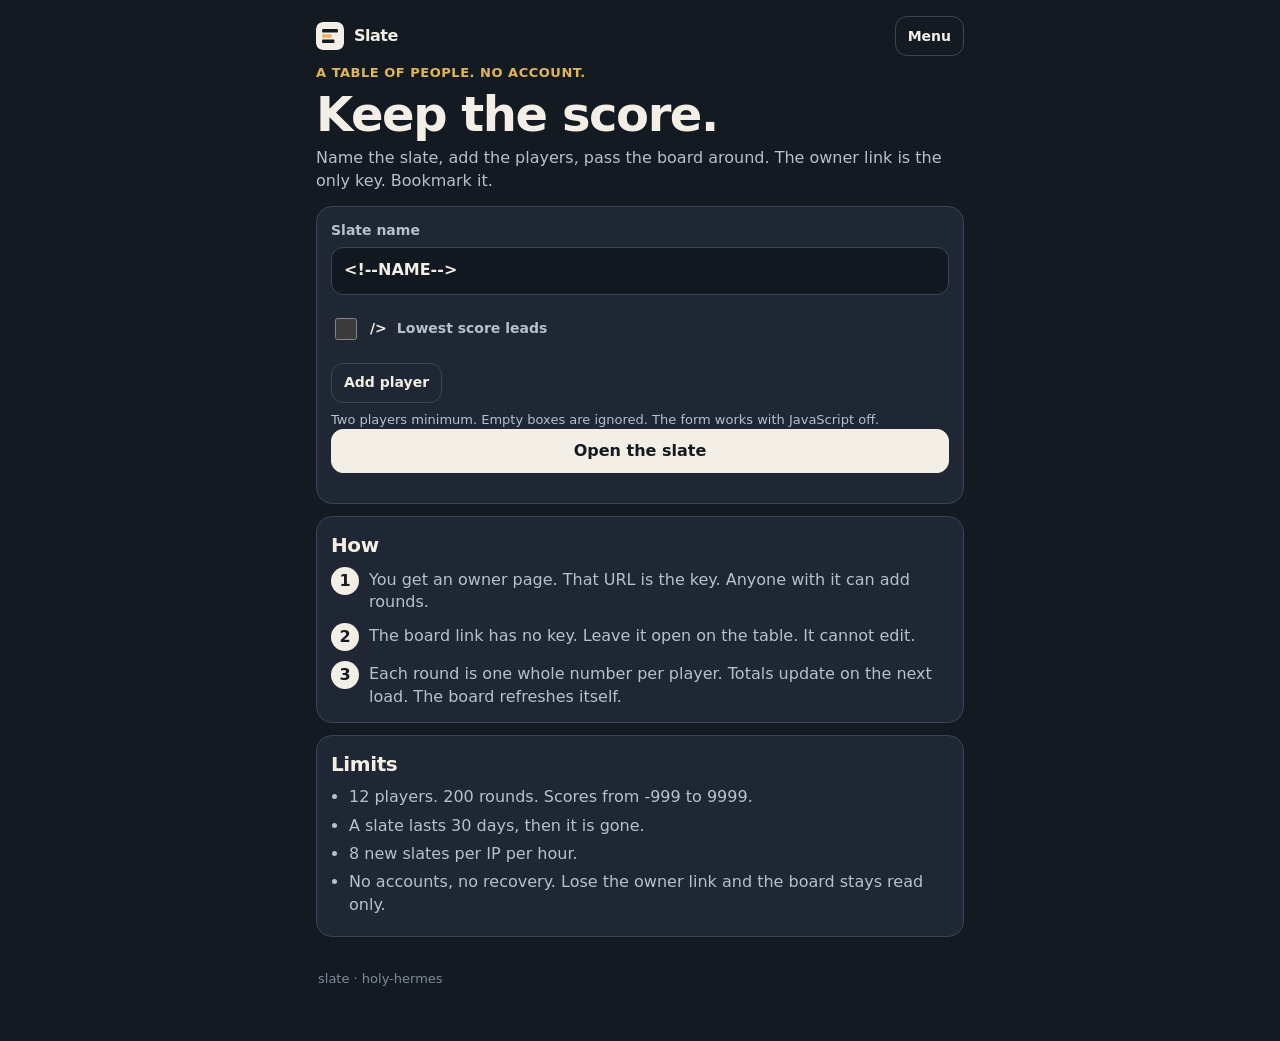
<file: static/index.html>
<!DOCTYPE html>
<html lang="en">
<head>
  <meta charset="utf-8" />
  <meta name="viewport" content="width=device-width, initial-scale=1, viewport-fit=cover" />
  <title>Slate: keep the score</title>
  <meta name="description" content="A phone scoreboard for a table of people. No account. The owner link is the only key." />
  <meta name="theme-color" content="#141a22" />
  <meta name="color-scheme" content="dark" />
  <link rel="icon" type="image/svg+xml" href="/static/brand/logo.svg" />
  <link rel="stylesheet" href="/static/style.css" />
</head>
<body>
  <a class="skip" href="#main">Skip to content</a>
  <div class="page">
    <header class="nav">
      <a class="nav-brand" href="/" aria-label="Slate home">
        <img src="/static/brand/logo.svg" width="28" height="28" alt="" />
        <span>Slate</span>
      </a>
      <details class="nav-menu">
        <summary class="btn ghost sm nav-menu-btn" aria-label="Menu">Menu</summary>
        <div class="nav-menu-panel">
          <a href="#how">How</a>
          <a href="#limits">Limits</a>
        </div>
      </details>
    </header>
    <main id="main">
      <p class="eyebrow">A table of people. No account.</p>
      <h1>Keep the score.</h1>
      <p class="lede">Name the slate, add the players, pass the board around. The owner link is the only key. Bookmark it.</p>
      <form class="card" action="/api/slates" method="post">
        <label class="field">
          <span>Slate name</span>
          <input name="name" type="text" maxlength="40" required autocomplete="off" placeholder="Thursday cards" value="<!--NAME-->" />
        </label>
        <label class="check">
          <input type="checkbox" name="low_wins" value="1" <!--LOW--> />
          <span>Lowest score leads</span>
        </label>
        <div id="players"><!--PLAYERS--></div>
        <button type="button" class="btn sm" id="add-player">Add player</button>
        <p class="hint">Two players minimum. Empty boxes are ignored. The form works with JavaScript off.</p>
        <button type="submit" class="btn primary lg">Open the slate</button>
        <p class="status<!--STATUS_CLASS-->" role="status"><!--STATUS--></p>
      </form>
      <section id="how" class="block">
        <h2>How</h2>
        <div class="steps">
          <div class="step"><span class="badge">1</span><p>You get an owner page. That URL is the key. Anyone with it can add rounds.</p></div>
          <div class="step"><span class="badge">2</span><p>The board link has no key. Leave it open on the table. It cannot edit.</p></div>
          <div class="step"><span class="badge">3</span><p>Each round is one whole number per player. Totals update on the next load. The board refreshes itself.</p></div>
        </div>
      </section>
      <section id="limits" class="block">
        <h2>Limits</h2>
        <ul class="plain">
          <li>12 players. 200 rounds. Scores from -999 to 9999.</li>
          <li>A slate lasts 30 days, then it is gone.</li>
          <li>8 new slates per IP per hour.</li>
          <li>No accounts, no recovery. Lose the owner link and the board stays read only.</li>
        </ul>
      </section>
    </main>
    <footer class="foot"><p>slate · holy-hermes</p></footer>
  </div>
  <script src="/static/home.js"></script>
</body>
</html>
</file>
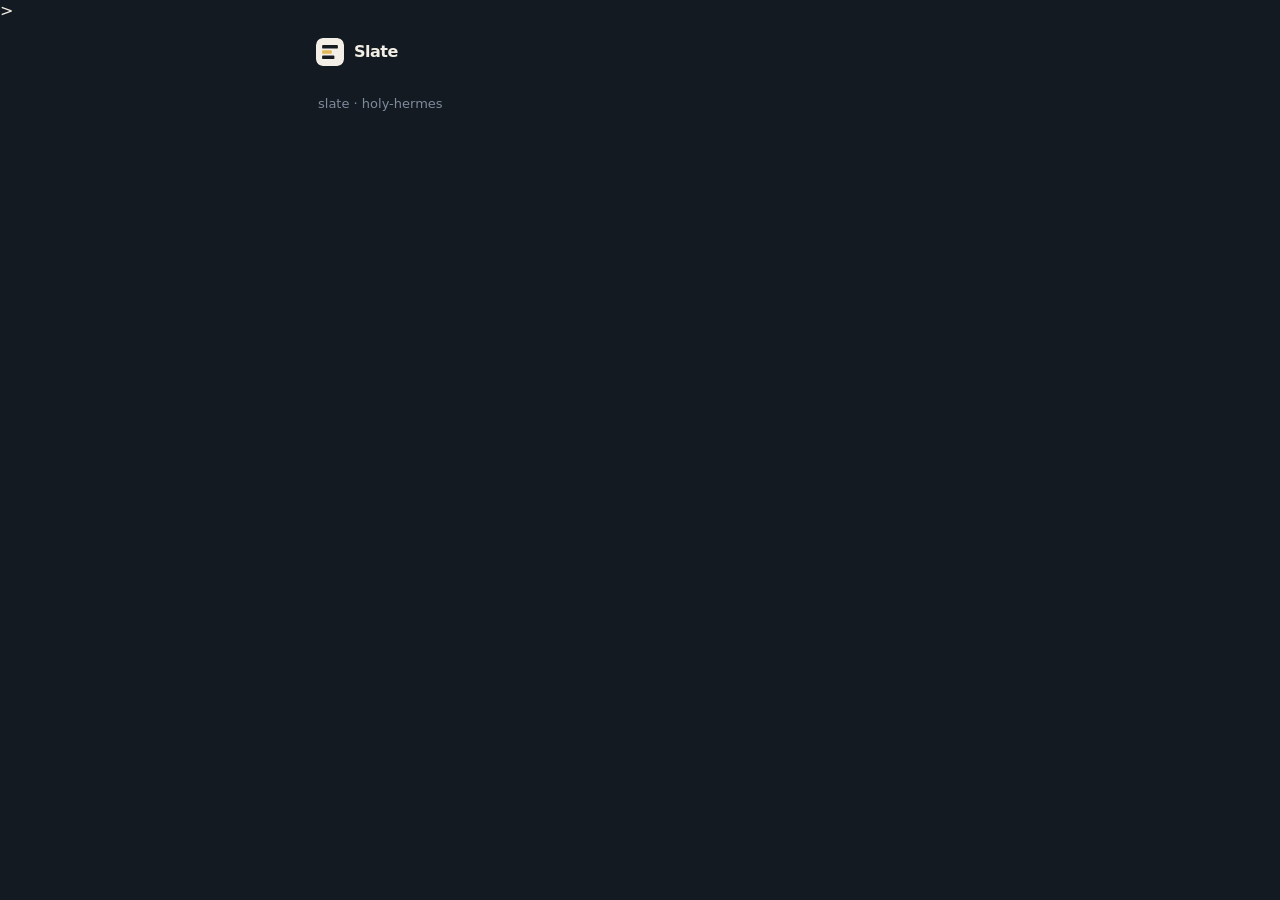
<file: static/sheet.html>
<!DOCTYPE html>
<html lang="en">
<head>
  <meta charset="utf-8" />
  <meta name="viewport" content="width=device-width, initial-scale=1, viewport-fit=cover" />
  <title><!--TITLE--></title>
  <meta name="theme-color" content="#141a22" />
  <meta name="color-scheme" content="dark" />
  <link rel="icon" type="image/svg+xml" href="/static/brand/logo.svg" />
  <link rel="stylesheet" href="/static/style.css" />
  <!--REFRESH-->
</head>
<body <!--BODY_ATTR-->>
  <a class="skip" href="#main">Skip to content</a>
  <div class="page">
    <header class="nav">
      <a class="nav-brand" href="/" aria-label="Slate home">
        <img src="/static/brand/logo.svg" width="28" height="28" alt="" />
        <span>Slate</span>
      </a>
    </header>
    <main id="main">
      <!--MAIN-->
    </main>
    <footer class="foot"><p>slate · holy-hermes</p></footer>
  </div>
  <script src="/static/home.js"></script>
</body>
</html>
</file>
<file: static/style.css>
:root {
  --bg: #141a22;
  --panel: #1e2733;
  --bg-2: #121820;
  --line: #3a4656;
  --text: #f4efe6;
  --muted: #b7c0cc;
  --faint: #7e8b9c;
  --accent: #f4efe6;
  --accent-ink: #141a22;
  --brass: #e2b657;
  --bad: #ff7a78;
  --radius: 16px;
  --font: ui-sans-serif, system-ui, -apple-system, "Segoe UI", Roboto, Helvetica, Arial, sans-serif;
  --mono: ui-monospace, SFMono-Regular, Menlo, Consolas, monospace;
  --safe-b: env(safe-area-inset-bottom, 0px);
  --safe-t: env(safe-area-inset-top, 0px);
}
*, *::before, *::after { box-sizing: border-box; }
html { color-scheme: dark; -webkit-text-size-adjust: 100%; }
body {
  margin: 0;
  min-height: 100vh;
  font-family: var(--font);
  color: var(--text);
  background: var(--bg);
  line-height: 1.4;
  -webkit-font-smoothing: antialiased;
}
a { color: var(--brass); text-decoration: none; }
a:hover { text-decoration: underline; text-underline-offset: 3px; }
.skip {
  position: absolute; width: 1px; height: 1px; overflow: hidden; clip: rect(0, 0, 0, 0);
}
.skip:focus {
  position: fixed; left: 12px; top: 12px; z-index: 100;
  width: auto; height: auto; clip: auto; overflow: visible;
  background: var(--accent); color: var(--accent-ink);
  padding: 10px 14px; border-radius: 10px; font-weight: 700;
}
.page { max-width: 680px; margin: 0 auto; padding: 16px 16px calc(28px + var(--safe-b)); }
.nav {
  display: flex; align-items: center; justify-content: space-between;
  padding: var(--safe-t) 0 8px;
}
.nav-brand {
  display: flex; align-items: center; gap: 10px;
  color: var(--text); font-weight: 800; text-decoration: none; letter-spacing: -0.03em;
}
.nav-brand img { width: 28px; height: 28px; border-radius: 7px; }
.nav-menu { position: relative; }
.nav-menu-btn { list-style: none; }
.nav-menu-btn::-webkit-details-marker { display: none; }
.nav-menu-panel {
  position: absolute; right: 0; top: 110%;
  background: var(--panel); border: 1px solid var(--line);
  border-radius: 12px; padding: 10px; min-width: 160px;
  display: flex; flex-direction: column; gap: 8px; z-index: 5;
}
.nav-menu-panel a { color: var(--text); font-weight: 700; padding: 6px 4px; }
.btn {
  -webkit-appearance: none; appearance: none;
  border: 1px solid var(--line);
  background: var(--panel);
  color: var(--text);
  border-radius: 12px;
  padding: 10px 14px;
  font: inherit;
  font-weight: 700;
  cursor: pointer;
  display: inline-flex;
  align-items: center;
  justify-content: center;
  min-height: 44px;
  line-height: 1.2;
  text-decoration: none !important;
}
.btn.primary { background: var(--accent); color: var(--accent-ink); border-color: var(--accent); }
.btn.ghost { background: transparent; }
.btn.sm { min-height: 40px; padding: 8px 12px; font-size: 14px; }
.btn.lg { width: 100%; font-size: 16px; }
.btn.danger { color: var(--bad); border-color: #6a3a3d; }
.btn:focus-visible, a:focus-visible, input:focus-visible, summary:focus-visible {
  outline: 2px solid var(--brass); outline-offset: 2px;
}
.eyebrow {
  margin: 0 0 8px;
  color: var(--brass);
  font-size: 13px;
  font-weight: 700;
  letter-spacing: 0.04em;
  text-transform: uppercase;
}
h1 { margin: 0 0 8px; font-size: 36px; line-height: 1.02; letter-spacing: -0.03em; }
h2 { margin: 0 0 8px; font-size: 20px; letter-spacing: -0.02em; }
.lede, .hint { color: var(--muted); }
.lede { margin: 0 0 14px; font-size: 16px; }
.hint { margin: 8px 0 0; font-size: 13px; }
.card, .block {
  background: var(--panel);
  border: 1px solid var(--line);
  border-radius: var(--radius);
  padding: 14px;
  margin: 12px 0;
}
label.field, label.check {
  display: flex; flex-direction: column; gap: 6px;
  margin-bottom: 12px; font-weight: 700; font-size: 14px;
}
label.field span, label.check span { color: var(--muted); }
label.check { flex-direction: row; align-items: center; gap: 10px; min-height: 44px; }
label.check input { width: 22px; height: 22px; accent-color: var(--brass); }
input[type="text"], input[type="number"], input:not([type]) {
  -webkit-appearance: none; appearance: none;
  width: 100%;
  min-height: 48px;
  border-radius: 12px;
  border: 1px solid var(--line);
  background: var(--bg-2);
  color: var(--text);
  font: inherit;
  font-size: 16px;
  padding: 10px 12px;
}
input[type="number"] { font-variant-numeric: tabular-nums; font-family: var(--mono); }
.status { margin: 10px 0 0; min-height: 1.2em; font-weight: 700; }
.status.bad { color: var(--bad); }
.steps { display: flex; flex-direction: column; gap: 10px; }
.step { display: flex; gap: 10px; align-items: flex-start; }
.badge {
  flex: 0 0 auto;
  width: 28px; height: 28px; border-radius: 999px;
  background: var(--accent); color: var(--accent-ink);
  font-weight: 800; display: inline-flex; align-items: center; justify-content: center;
}
.step p, .plain { margin: 2px 0 0; color: var(--muted); }
.plain { padding-left: 18px; }
.plain li { margin: 6px 0; }
.leader {
  background: var(--bg-2);
  border: 1px solid var(--line);
  border-radius: 14px;
  padding: 16px;
}
.leader .who { margin: 0; font-size: 28px; letter-spacing: -0.03em; }
.leader .pts {
  margin: 4px 0 0;
  font-size: 42px;
  font-weight: 800;
  letter-spacing: -0.04em;
  font-variant-numeric: tabular-nums;
  color: var(--brass);
}
.leader .sub { margin: 4px 0 0; color: var(--muted); }
.rows { display: flex; flex-direction: column; gap: 8px; margin-top: 12px; }
.row {
  display: grid;
  grid-template-columns: 1fr auto;
  gap: 8px;
  align-items: center;
  background: var(--bg-2);
  border: 1px solid var(--line);
  border-left: 4px solid var(--mark, var(--line));
  border-radius: 12px;
  padding: 10px 12px;
}
.row strong { font-size: 16px; }
.row em { display: block; color: var(--faint); font-style: normal; font-size: 12px; }
.row .pts { font-family: var(--mono); font-size: 22px; font-weight: 800; font-variant-numeric: tabular-nums; }
.row.lead { border-color: var(--brass); border-left-color: var(--brass); }
.bar {
  height: 4px; border-radius: 99px; background: #2a3442; margin-top: 6px; overflow: hidden;
}
.bar span { display: block; height: 100%; background: var(--mark, var(--brass)); }
.spark {
  position: relative;
  height: 22px;
  margin-top: 8px;
  border-bottom: 1px solid #334052;
}
.spark i {
  position: relative;
  top: var(--y, 50%);
  display: inline-block;
  width: 6px;
  height: 6px;
  margin-right: 5px;
  border-radius: 999px;
  background: var(--mark, var(--brass));
}
.table-panel {
  display: grid;
  gap: 10px;
  margin: 12px 0;
}
.table-stats {
  display: grid;
  grid-template-columns: repeat(3, 1fr);
  gap: 8px;
}
.table-stats div,
.last-card {
  background: var(--panel);
  border: 1px solid var(--line);
  border-radius: 14px;
  padding: 12px;
}
.table-stats b,
.table-stats span {
  display: block;
}
.table-stats b {
  font-size: 20px;
  letter-spacing: -0.03em;
}
.table-stats span {
  color: var(--faint);
  font-size: 12px;
  margin-top: 2px;
}
.chips {
  display: flex;
  flex-wrap: wrap;
  gap: 8px;
  margin-top: 10px;
}
.chip {
  display: inline-flex;
  gap: 6px;
  align-items: center;
  min-height: 36px;
  padding: 7px 10px;
  border-radius: 999px;
  background: var(--bg-2);
  color: var(--muted);
  border: 1px solid var(--line);
  font-variant-numeric: tabular-nums;
}
.chip b { color: var(--text); }
.live-note {
  color: var(--faint);
  font-size: 13px;
  text-align: center;
}
.round {
  display: flex;
  flex-direction: column;
  gap: 2px;
  padding: 8px 0;
  border-top: 1px solid var(--line);
  color: var(--muted);
}
.round:first-child { border-top: 0; }
.round b { color: var(--text); font-weight: 700; }
textarea.summary {
  width: 100%;
  min-height: 112px;
  border-radius: 12px;
  border: 1px solid var(--line);
  background: var(--bg-2);
  color: var(--text);
  font: 16px/1.4 var(--mono);
  padding: 10px 12px;
  resize: none;
  overflow: hidden;
  field-sizing: content;
}
.url {
  font-family: var(--mono);
  font-size: 14px;
  word-break: break-all;
  background: var(--bg-2);
  border-radius: 10px;
  padding: 10px;
}
body.big .leader .who { font-size: 40px; }
body.big .leader .pts { font-size: 72px; line-height: 0.95; }
body.big .row .pts { font-size: 34px; }
body.big .quiet { display: none; }
body.table .nav, body.table #big-type { display: none; }
body.table {
  background:
    radial-gradient(circle at 12% 0%, rgba(226, 182, 87, 0.15), transparent 34rem),
    var(--bg);
}
body.table .page { max-width: 960px; }
body.table h1 { font-size: 34px; }
body.table .lede { color: var(--faint); }
body.table .leader {
  min-height: 100%;
  display: flex;
  flex-direction: column;
  justify-content: center;
}
body.table .rows { gap: 10px; }
body.table .row { padding: 12px 14px; }
details.card > summary {
  font-weight: 800;
  min-height: 44px;
  display: flex;
  align-items: center;
  cursor: pointer;
}
details.card > summary::-webkit-details-marker { display: none; }
.foot { color: var(--faint); font-size: 13px; padding: 8px 2px 12px; }
@media (min-width: 720px) {
  h1 { font-size: 48px; }
  .table-panel {
    grid-template-columns: minmax(0, 1.3fr) minmax(280px, 0.7fr);
    align-items: stretch;
  }
  .table-stats { grid-column: 2; }
  .last-card { grid-column: 2; }
  .table-panel .leader { grid-row: 1 / span 2; }
  body.table .rows {
    display: grid;
    grid-template-columns: repeat(2, minmax(0, 1fr));
  }
}
@media (prefers-reduced-motion: reduce) {
  * { scroll-behavior: auto !important; }
}
</file>
